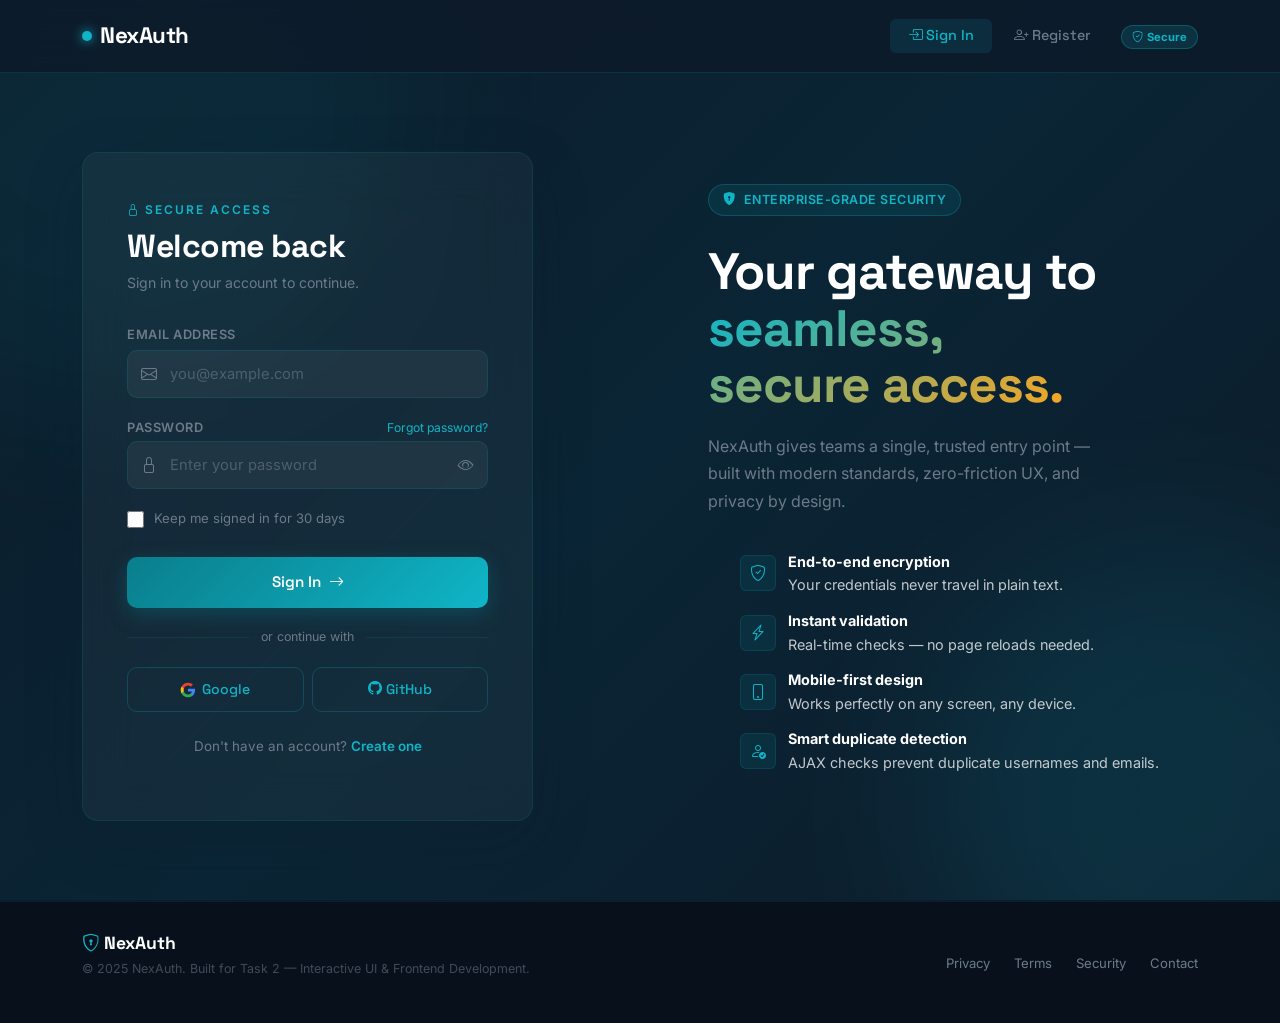
<file: index.html>
<!DOCTYPE html>
<html lang="en">
<head>
  <meta charset="UTF-8" />
  <meta name="viewport" content="width=device-width, initial-scale=1.0"/>
  <title>NexAuth – Secure Access Portal</title>

  <!-- Bootstrap 5 -->
  <link href="https://cdn.jsdelivr.net/npm/bootstrap@5.3.2/dist/css/bootstrap.min.css" rel="stylesheet"/>
  <!-- Bootstrap Icons -->
  <link href="https://cdn.jsdelivr.net/npm/bootstrap-icons@1.11.3/font/bootstrap-icons.css" rel="stylesheet"/>
  <!-- Google Fonts -->
  <link href="https://fonts.googleapis.com/css2?family=Space+Grotesk:wght@300;400;500;600;700&family=Inter:wght@300;400;500;600&display=swap" rel="stylesheet"/>

  <style>
    /* ─── Design Tokens ─────────────────────────────────── */
    :root {
      --brand-dark:   #0D1B2A;
      --brand-teal:   #0A7E8C;
      --brand-teal2:  #0FB5C7;
      --brand-accent: #F5A623;
      --brand-light:  #E8F4F6;
      --brand-white:  #FFFFFF;
      --brand-muted:  #6C7A89;
      --brand-error:  #E53935;
      --brand-success:#2E7D32;
      --radius-lg:    16px;
      --radius-md:    10px;
      --radius-sm:    6px;
      --shadow-card:  0 20px 60px rgba(13,27,42,0.18);
      --shadow-btn:   0 6px 20px rgba(10,126,140,0.35);
      --transition:   0.3s cubic-bezier(0.4,0,0.2,1);
    }

    /* ─── Reset / Base ──────────────────────────────────── */
    *, *::before, *::after { box-sizing: border-box; margin: 0; padding: 0; }
    html { scroll-behavior: smooth; }

    body {
      font-family: 'Inter', sans-serif;
      background: var(--brand-dark);
      color: var(--brand-white);
      min-height: 100vh;
      overflow-x: hidden;
    }

    h1, h2, h3, h4, h5, .brand-font {
      font-family: 'Space Grotesk', sans-serif;
    }

    /* ─── Animated Background ───────────────────────────── */
    .bg-animated {
      position: fixed; inset: 0; z-index: 0; pointer-events: none;
      background: linear-gradient(135deg, #0D1B2A 0%, #0A2535 50%, #0D1B2A 100%);
      overflow: hidden;
    }
    .bg-animated::before,
    .bg-animated::after {
      content: '';
      position: absolute;
      border-radius: 50%;
      filter: blur(80px);
      opacity: 0.12;
      animation: floatOrb 12s ease-in-out infinite alternate;
    }
    .bg-animated::before {
      width: 600px; height: 600px;
      background: var(--brand-teal);
      top: -200px; left: -200px;
    }
    .bg-animated::after {
      width: 500px; height: 500px;
      background: var(--brand-teal2);
      bottom: -150px; right: -150px;
      animation-delay: -6s;
    }
    @keyframes floatOrb {
      from { transform: translate(0,0) scale(1); }
      to   { transform: translate(40px,60px) scale(1.15); }
    }

    /* ─── Navbar ────────────────────────────────────────── */
    .navbar-nexauth {
      position: sticky; top: 0; z-index: 1000;
      background: rgba(13,27,42,0.85);
      backdrop-filter: blur(16px);
      border-bottom: 1px solid rgba(10,126,140,0.25);
      padding: 14px 0;
      transition: var(--transition);
    }
    .navbar-nexauth .navbar-brand {
      font-family: 'Space Grotesk', sans-serif;
      font-weight: 700; font-size: 1.4rem;
      color: var(--brand-white) !important;
      letter-spacing: -0.5px;
      display: flex; align-items: center; gap: 8px;
    }
    .navbar-nexauth .navbar-brand .brand-dot {
      width: 10px; height: 10px; border-radius: 50%;
      background: var(--brand-teal2);
      display: inline-block;
      box-shadow: 0 0 12px var(--brand-teal2);
      animation: pulse 2s ease-in-out infinite;
    }
    @keyframes pulse {
      0%,100% { transform: scale(1); opacity: 1; }
      50%      { transform: scale(1.3); opacity: 0.7; }
    }
    .nav-tab-btn {
      border: none; background: transparent;
      color: var(--brand-muted) !important;
      font-family: 'Space Grotesk', sans-serif;
      font-weight: 500; font-size: 0.9rem;
      padding: 6px 18px;
      border-radius: var(--radius-sm);
      transition: var(--transition);
    }
    .nav-tab-btn.active, .nav-tab-btn:hover {
      color: var(--brand-white) !important;
      background: rgba(10,126,140,0.2);
    }
    .nav-tab-btn.active {
      color: var(--brand-teal2) !important;
      background: rgba(15,181,199,0.12);
    }

    /* ─── Page Layout ───────────────────────────────────── */
    .page-wrapper {
      position: relative; z-index: 1;
      min-height: calc(100vh - 72px);
      display: flex; align-items: center;
      padding: 48px 0;
    }

    /* ─── Card ──────────────────────────────────────────── */
    .auth-card {
      background: rgba(255,255,255,0.04);
      backdrop-filter: blur(24px);
      border: 1px solid rgba(10,126,140,0.2);
      border-radius: var(--radius-lg);
      box-shadow: var(--shadow-card);
      padding: 48px 44px;
      width: 100%;
      max-width: 500px;
      animation: slideUp 0.5s ease both;
    }
    @keyframes slideUp {
      from { opacity: 0; transform: translateY(30px); }
      to   { opacity: 1; transform: translateY(0); }
    }

    .auth-card .card-eyebrow {
      font-size: 0.75rem; font-weight: 600;
      letter-spacing: 2px; text-transform: uppercase;
      color: var(--brand-teal2);
      margin-bottom: 8px;
    }
    .auth-card h2 {
      font-size: 2rem; font-weight: 700;
      letter-spacing: -0.5px;
      color: var(--brand-white);
      margin-bottom: 6px;
    }
    .auth-card .card-subtitle {
      font-size: 0.88rem; color: var(--brand-muted);
      margin-bottom: 32px;
    }

    /* ─── Form Elements ─────────────────────────────────── */
    .form-group { margin-bottom: 20px; }
    .form-label {
      font-size: 0.8rem; font-weight: 600;
      letter-spacing: 0.5px; text-transform: uppercase;
      color: var(--brand-muted);
      margin-bottom: 6px;
      display: block;
    }

    .input-wrap {
      position: relative;
      display: flex; align-items: center;
    }
    .input-wrap .input-icon {
      position: absolute; left: 14px;
      color: var(--brand-muted); font-size: 1rem;
      pointer-events: none;
      transition: color var(--transition);
    }
    .input-wrap input:focus ~ .input-icon,
    .input-wrap input:not(:placeholder-shown) ~ .input-icon {
      color: var(--brand-teal2);
    }

    .form-control-nexauth {
      width: 100%;
      background: rgba(255,255,255,0.05);
      border: 1.5px solid rgba(10,126,140,0.25);
      border-radius: var(--radius-md);
      color: var(--brand-white);
      font-family: 'Inter', sans-serif;
      font-size: 0.92rem;
      padding: 12px 42px 12px 42px;
      outline: none;
      transition: var(--transition);
    }
    .form-control-nexauth::placeholder { color: rgba(108,122,137,0.6); }
    .form-control-nexauth:focus {
      border-color: var(--brand-teal2);
      background: rgba(15,181,199,0.06);
      box-shadow: 0 0 0 3px rgba(15,181,199,0.15);
    }
    .form-control-nexauth.is-invalid {
      border-color: var(--brand-error);
      box-shadow: 0 0 0 3px rgba(229,57,53,0.12);
    }
    .form-control-nexauth.is-valid {
      border-color: var(--brand-success);
      box-shadow: 0 0 0 3px rgba(46,125,50,0.12);
    }

    .toggle-pw {
      position: absolute; right: 14px;
      background: none; border: none; padding: 0;
      color: var(--brand-muted); font-size: 1rem; cursor: pointer;
      transition: color var(--transition);
    }
    .toggle-pw:hover { color: var(--brand-teal2); }

    .field-msg {
      font-size: 0.76rem; margin-top: 5px;
      display: none;
    }
    .field-msg.error  { color: var(--brand-error);   display: block; }
    .field-msg.success{ color: var(--brand-success);  display: block; }
    .field-msg.info   { color: var(--brand-teal2);   display: block; }

    /* ─── Password Strength ─────────────────────────────── */
    .pw-strength { margin-top: 8px; display: none; }
    .pw-strength.show { display: block; }
    .pw-bars { display: flex; gap: 4px; margin-bottom: 4px; }
    .pw-bar {
      flex: 1; height: 4px; border-radius: 4px;
      background: rgba(255,255,255,0.08);
      transition: background var(--transition);
    }
    .pw-bar.active-weak   { background: var(--brand-error); }
    .pw-bar.active-fair   { background: var(--brand-accent); }
    .pw-bar.active-strong { background: var(--brand-success); }
    .pw-strength-label {
      font-size: 0.72rem; color: var(--brand-muted);
    }

    /* ─── Buttons ───────────────────────────────────────── */
    .btn-nexauth {
      width: 100%;
      background: linear-gradient(135deg, var(--brand-teal), var(--brand-teal2));
      border: none; border-radius: var(--radius-md);
      color: var(--brand-white);
      font-family: 'Space Grotesk', sans-serif;
      font-weight: 600; font-size: 0.95rem;
      padding: 14px;
      cursor: pointer;
      transition: var(--transition);
      box-shadow: var(--shadow-btn);
      position: relative; overflow: hidden;
    }
    .btn-nexauth::after {
      content: '';
      position: absolute; inset: 0;
      background: rgba(255,255,255,0);
      transition: background var(--transition);
    }
    .btn-nexauth:hover { transform: translateY(-2px); box-shadow: 0 10px 28px rgba(10,126,140,0.45); }
    .btn-nexauth:hover::after { background: rgba(255,255,255,0.06); }
    .btn-nexauth:active { transform: translateY(0); }
    .btn-nexauth:disabled { opacity: 0.55; cursor: not-allowed; transform: none; }

    .btn-outline-nexauth {
      width: 100%; margin-top: 12px;
      background: transparent;
      border: 1.5px solid rgba(10,126,140,0.4);
      border-radius: var(--radius-md);
      color: var(--brand-teal2);
      font-family: 'Space Grotesk', sans-serif;
      font-weight: 500; font-size: 0.88rem;
      padding: 11px;
      cursor: pointer;
      transition: var(--transition);
    }
    .btn-outline-nexauth:hover {
      background: rgba(10,126,140,0.1);
      border-color: var(--brand-teal2);
    }

    /* ─── Divider ───────────────────────────────────────── */
    .or-divider {
      display: flex; align-items: center; gap: 12px;
      margin: 20px 0; color: var(--brand-muted); font-size: 0.78rem;
    }
    .or-divider::before, .or-divider::after {
      content: ''; flex: 1;
      height: 1px; background: rgba(10,126,140,0.18);
    }

    /* ─── Checkbox ──────────────────────────────────────── */
    .form-check-nexauth { display: flex; align-items: flex-start; gap: 10px; }
    .form-check-nexauth input[type="checkbox"] {
      width: 17px; height: 17px; margin-top: 2px; flex-shrink: 0;
      accent-color: var(--brand-teal2); cursor: pointer;
    }
    .form-check-nexauth label {
      font-size: 0.82rem; color: var(--brand-muted); cursor: pointer;
    }
    .form-check-nexauth label a { color: var(--brand-teal2); text-decoration: none; }
    .form-check-nexauth label a:hover { text-decoration: underline; }

    /* ─── Switch link ───────────────────────────────────── */
    .switch-link {
      text-align: center; margin-top: 24px;
      font-size: 0.84rem; color: var(--brand-muted);
    }
    .switch-link button {
      background: none; border: none; padding: 0;
      color: var(--brand-teal2); font-weight: 600;
      cursor: pointer; text-decoration: none;
      transition: color var(--transition);
    }
    .switch-link button:hover { color: var(--brand-white); }

    /* ─── Alert Banner ──────────────────────────────────── */
    .alert-nexauth {
      border-radius: var(--radius-md);
      padding: 12px 16px;
      font-size: 0.84rem;
      display: flex; align-items: center; gap: 10px;
      margin-bottom: 20px;
      animation: fadeIn 0.3s ease;
    }
    @keyframes fadeIn { from { opacity: 0; transform: translateY(-8px); } to { opacity: 1; transform: translateY(0); } }
    .alert-nexauth.success { background: rgba(46,125,50,0.15); border: 1px solid rgba(46,125,50,0.35); color: #81C784; }
    .alert-nexauth.error   { background: rgba(229,57,53,0.12); border: 1px solid rgba(229,57,53,0.3);  color: #EF9A9A; }
    .alert-nexauth.info    { background: rgba(15,181,199,0.1); border: 1px solid rgba(15,181,199,0.25); color: var(--brand-teal2); }

    /* ─── Right Panel ───────────────────────────────────── */
    .hero-panel {
      padding-left: 56px;
      animation: slideIn 0.6s ease 0.1s both;
    }
    @keyframes slideIn {
      from { opacity: 0; transform: translateX(20px); }
      to   { opacity: 1; transform: translateX(0); }
    }
    .hero-badge {
      display: inline-flex; align-items: center; gap: 8px;
      background: rgba(15,181,199,0.1);
      border: 1px solid rgba(15,181,199,0.25);
      border-radius: 100px; padding: 6px 14px;
      font-size: 0.78rem; font-weight: 600;
      color: var(--brand-teal2); letter-spacing: 0.5px;
      text-transform: uppercase; margin-bottom: 28px;
    }
    .hero-panel h1 {
      font-size: clamp(2rem, 4vw, 3.2rem);
      font-weight: 700; line-height: 1.1;
      letter-spacing: -1px; margin-bottom: 20px;
    }
    .hero-panel h1 span {
      background: linear-gradient(135deg, var(--brand-teal2), var(--brand-accent));
      -webkit-background-clip: text; -webkit-text-fill-color: transparent;
      background-clip: text;
    }
    .hero-panel p {
      font-size: 1rem; color: var(--brand-muted);
      line-height: 1.7; max-width: 400px; margin-bottom: 36px;
    }
    .feature-list { list-style: none; }
    .feature-list li {
      display: flex; align-items: center; gap: 12px;
      font-size: 0.9rem; color: rgba(255,255,255,0.75);
      margin-bottom: 14px;
    }
    .feature-list li .fi {
      width: 36px; height: 36px; flex-shrink: 0;
      background: rgba(10,126,140,0.15);
      border: 1px solid rgba(10,126,140,0.25);
      border-radius: var(--radius-sm);
      display: flex; align-items: center; justify-content: center;
      color: var(--brand-teal2); font-size: 1rem;
    }

    /* ─── Footer ────────────────────────────────────────── */
    footer.site-footer {
      position: relative; z-index: 1;
      background: rgba(0,0,0,0.35);
      border-top: 1px solid rgba(10,126,140,0.15);
      padding: 28px 0;
    }
    footer .footer-brand {
      font-family: 'Space Grotesk', sans-serif;
      font-weight: 700; color: var(--brand-white);
      font-size: 1.1rem;
    }
    footer .footer-links a {
      color: var(--brand-muted); font-size: 0.82rem;
      text-decoration: none; margin-left: 20px;
      transition: color var(--transition);
    }
    footer .footer-links a:hover { color: var(--brand-teal2); }
    footer .footer-copy {
      font-size: 0.78rem; color: rgba(108,122,137,0.55);
      margin-top: 10px;
    }

    /* ─── Loading Spinner ───────────────────────────────── */
    .spinner {
      display: inline-block; width: 18px; height: 18px;
      border: 2.5px solid rgba(255,255,255,0.3);
      border-top-color: #fff; border-radius: 50%;
      animation: spin 0.7s linear infinite; vertical-align: middle;
    }
    @keyframes spin { to { transform: rotate(360deg); } }

    /* ─── AJAX Status chip ──────────────────────────────── */
    .ajax-chip {
      display: inline-flex; align-items: center; gap: 5px;
      font-size: 0.72rem; font-weight: 600;
      padding: 3px 10px; border-radius: 100px;
      margin-left: 8px; vertical-align: middle;
    }
    .ajax-chip.checking { background: rgba(245,166,35,0.15); color: var(--brand-accent); }
    .ajax-chip.taken    { background: rgba(229,57,53,0.12); color: #EF9A9A; }
    .ajax-chip.free     { background: rgba(46,125,50,0.15); color: #81C784; }

    /* ─── Responsive ────────────────────────────────────── */
    @media (max-width: 991px) {
      .hero-panel { padding-left: 0; margin-top: 48px; }
    }
    @media (max-width: 576px) {
      .auth-card { padding: 32px 24px; }
    }

    /* ─── Reduced motion ────────────────────────────────── */
    @media (prefers-reduced-motion: reduce) {
      *, *::before, *::after { animation-duration: 0.01ms !important; transition-duration: 0.01ms !important; }
    }
  </style>
</head>
<body>

<div class="bg-animated"></div>

<!-- ═══ NAVBAR ═══════════════════════════════════════════ -->
<nav class="navbar navbar-nexauth navbar-expand-lg">
  <div class="container">
    <a class="navbar-brand" href="#">
      <span class="brand-dot"></span>NexAuth
    </a>
    <button class="navbar-toggler border-0 text-white" type="button"
      data-bs-toggle="collapse" data-bs-target="#navMenu" aria-label="Toggle navigation">
      <i class="bi bi-list fs-4"></i>
    </button>
    <div class="collapse navbar-collapse" id="navMenu">
      <ul class="navbar-nav ms-auto align-items-center gap-1">
        <li class="nav-item">
          <button class="nav-tab-btn active" onclick="showPanel('login')">
            <i class="bi bi-box-arrow-in-right me-1"></i>Sign In
          </button>
        </li>
        <li class="nav-item">
          <button class="nav-tab-btn" onclick="showPanel('register')">
            <i class="bi bi-person-plus me-1"></i>Register
          </button>
        </li>
        <li class="nav-item ms-2">
          <span class="badge" style="background:rgba(15,181,199,0.15);color:var(--brand-teal2);border:1px solid rgba(15,181,199,0.3);font-size:0.7rem;padding:5px 10px;border-radius:100px;">
            <i class="bi bi-shield-check me-1"></i>Secure
          </span>
        </li>
      </ul>
    </div>
  </div>
</nav>

<!-- ═══ MAIN ══════════════════════════════════════════════ -->
<main class="page-wrapper">
  <div class="container">
    <div class="row align-items-center justify-content-between">

      <!-- ── AUTH CARD ─── -->
      <div class="col-lg-5 col-md-7 mx-auto mx-lg-0">

        <!-- LOGIN PANEL -->
        <div id="loginPanel" class="auth-card">
          <p class="card-eyebrow"><i class="bi bi-lock me-1"></i>Secure Access</p>
          <h2>Welcome back</h2>
          <p class="card-subtitle">Sign in to your account to continue.</p>

          <div id="loginAlert" style="display:none;"></div>

          <div class="form-group">
            <label class="form-label" for="loginEmail">Email address</label>
            <div class="input-wrap">
              <input class="form-control-nexauth" type="email" id="loginEmail"
                     placeholder="you@example.com" autocomplete="email"/>
              <i class="bi bi-envelope input-icon"></i>
            </div>
            <span class="field-msg" id="loginEmailMsg"></span>
          </div>

          <div class="form-group">
            <div class="d-flex justify-content-between align-items-center mb-1">
              <label class="form-label mb-0" for="loginPw">Password</label>
              <a href="#" style="font-size:0.76rem;color:var(--brand-teal2);text-decoration:none;"
                 onclick="showForgot(event)">Forgot password?</a>
            </div>
            <div class="input-wrap">
              <input class="form-control-nexauth" type="password" id="loginPw"
                     placeholder="Enter your password" autocomplete="current-password"/>
              <i class="bi bi-lock input-icon"></i>
              <button class="toggle-pw" type="button" onclick="togglePw('loginPw',this)">
                <i class="bi bi-eye"></i>
              </button>
            </div>
            <span class="field-msg" id="loginPwMsg"></span>
          </div>

          <div class="form-group">
            <div class="form-check-nexauth">
              <input type="checkbox" id="rememberMe"/>
              <label for="rememberMe">Keep me signed in for 30 days</label>
            </div>
          </div>

          <button class="btn-nexauth mt-2" id="loginBtn" onclick="handleLogin()">
            Sign In <i class="bi bi-arrow-right ms-1"></i>
          </button>

          <div class="or-divider">or continue with</div>

          <div class="row g-2">
            <div class="col-6">
              <button class="btn-outline-nexauth w-100" style="margin-top:0;" onclick="socialLogin('Google')">
                <svg width="16" height="16" viewBox="0 0 24 24" style="margin-right:6px;vertical-align:middle;">
                  <path fill="#4285F4" d="M22.56 12.25c0-.78-.07-1.53-.2-2.25H12v4.26h5.92c-.26 1.37-1.04 2.53-2.21 3.31v2.77h3.57c2.08-1.92 3.28-4.74 3.28-8.09z"/>
                  <path fill="#34A853" d="M12 23c2.97 0 5.46-.98 7.28-2.66l-3.57-2.77c-.98.66-2.23 1.06-3.71 1.06-2.86 0-5.29-1.93-6.16-4.53H2.18v2.84C3.99 20.53 7.7 23 12 23z"/>
                  <path fill="#FBBC05" d="M5.84 14.09c-.22-.66-.35-1.36-.35-2.09s.13-1.43.35-2.09V7.07H2.18C1.43 8.55 1 10.22 1 12s.43 3.45 1.18 4.93l2.85-2.22.81-.62z"/>
                  <path fill="#EA4335" d="M12 5.38c1.62 0 3.06.56 4.21 1.64l3.15-3.15C17.45 2.09 14.97 1 12 1 7.7 1 3.99 3.47 2.18 7.07l3.66 2.84c.87-2.6 3.3-4.53 6.16-4.53z"/>
                </svg>Google
              </button>
            </div>
            <div class="col-6">
              <button class="btn-outline-nexauth w-100" style="margin-top:0;" onclick="socialLogin('GitHub')">
                <i class="bi bi-github me-1"></i>GitHub
              </button>
            </div>
          </div>

          <p class="switch-link">
            Don't have an account? <button onclick="showPanel('register')">Create one</button>
          </p>
        </div>

        <!-- REGISTER PANEL -->
        <div id="registerPanel" class="auth-card" style="display:none;">
          <p class="card-eyebrow"><i class="bi bi-person-plus me-1"></i>New Account</p>
          <h2>Get started</h2>
          <p class="card-subtitle">Create your account — it takes less than a minute.</p>

          <div id="registerAlert" style="display:none;"></div>

          <div class="row g-3">
            <div class="col-6">
              <div class="form-group mb-0">
                <label class="form-label" for="regFirst">First name</label>
                <div class="input-wrap">
                  <input class="form-control-nexauth" type="text" id="regFirst"
                         placeholder="Alex" autocomplete="given-name"/>
                  <i class="bi bi-person input-icon"></i>
                </div>
                <span class="field-msg" id="regFirstMsg"></span>
              </div>
            </div>
            <div class="col-6">
              <div class="form-group mb-0">
                <label class="form-label" for="regLast">Last name</label>
                <div class="input-wrap">
                  <input class="form-control-nexauth" type="text" id="regLast"
                         placeholder="Morgan" autocomplete="family-name"/>
                  <i class="bi bi-person input-icon"></i>
                </div>
                <span class="field-msg" id="regLastMsg"></span>
              </div>
            </div>
          </div>

          <div class="form-group mt-3">
            <label class="form-label" for="regUsername">
              Username
              <span id="usernameChip"></span>
            </label>
            <div class="input-wrap">
              <input class="form-control-nexauth" type="text" id="regUsername"
                     placeholder="alexmorgan" autocomplete="username"
                     oninput="checkUsername(this.value)"/>
              <i class="bi bi-at input-icon"></i>
            </div>
            <span class="field-msg" id="regUsernameMsg"></span>
          </div>

          <div class="form-group">
            <label class="form-label" for="regEmail">
              Email address
              <span id="emailChip"></span>
            </label>
            <div class="input-wrap">
              <input class="form-control-nexauth" type="email" id="regEmail"
                     placeholder="alex@example.com" autocomplete="email"
                     oninput="checkEmail(this.value)"/>
              <i class="bi bi-envelope input-icon"></i>
            </div>
            <span class="field-msg" id="regEmailMsg"></span>
          </div>

          <div class="form-group">
            <label class="form-label" for="regPw">Password</label>
            <div class="input-wrap">
              <input class="form-control-nexauth" type="password" id="regPw"
                     placeholder="Min. 8 characters" autocomplete="new-password"
                     oninput="checkPwStrength(this.value)"/>
              <i class="bi bi-lock input-icon"></i>
              <button class="toggle-pw" type="button" onclick="togglePw('regPw',this)">
                <i class="bi bi-eye"></i>
              </button>
            </div>
            <div class="pw-strength" id="pwStrength">
              <div class="pw-bars">
                <div class="pw-bar" id="bar1"></div>
                <div class="pw-bar" id="bar2"></div>
                <div class="pw-bar" id="bar3"></div>
                <div class="pw-bar" id="bar4"></div>
              </div>
              <span class="pw-strength-label" id="pwLabel">—</span>
            </div>
            <span class="field-msg" id="regPwMsg"></span>
          </div>

          <div class="form-group">
            <label class="form-label" for="regPwConfirm">Confirm password</label>
            <div class="input-wrap">
              <input class="form-control-nexauth" type="password" id="regPwConfirm"
                     placeholder="Repeat password" autocomplete="new-password"
                     oninput="checkPwMatch()"/>
              <i class="bi bi-lock-fill input-icon"></i>
              <button class="toggle-pw" type="button" onclick="togglePw('regPwConfirm',this)">
                <i class="bi bi-eye"></i>
              </button>
            </div>
            <span class="field-msg" id="regPwConfirmMsg"></span>
          </div>

          <div class="form-group">
            <div class="form-check-nexauth">
              <input type="checkbox" id="agreeTerms"/>
              <label for="agreeTerms">
                I agree to the <a href="#">Terms of Service</a> and <a href="#">Privacy Policy</a>
              </label>
            </div>
            <span class="field-msg" id="agreeMsg"></span>
          </div>

          <button class="btn-nexauth" id="registerBtn" onclick="handleRegister()">
            Create Account <i class="bi bi-arrow-right ms-1"></i>
          </button>

          <p class="switch-link">
            Already have an account? <button onclick="showPanel('login')">Sign in</button>
          </p>
        </div>

      </div><!-- /col -->

      <!-- ── HERO PANEL ─── -->
      <div class="col-lg-6 d-none d-lg-block">
        <div class="hero-panel">
          <div class="hero-badge">
            <i class="bi bi-shield-lock-fill"></i>
            Enterprise-grade security
          </div>
          <h1>
            Your gateway to<br/>
            <span>seamless,<br/>secure access.</span>
          </h1>
          <p>
            NexAuth gives teams a single, trusted entry point — built with
            modern standards, zero-friction UX, and privacy by design.
          </p>
          <ul class="feature-list">
            <li>
              <div class="fi"><i class="bi bi-shield-check"></i></div>
              <div>
                <strong style="color:#fff;display:block;margin-bottom:2px;">End-to-end encryption</strong>
                <span>Your credentials never travel in plain text.</span>
              </div>
            </li>
            <li>
              <div class="fi"><i class="bi bi-lightning-charge"></i></div>
              <div>
                <strong style="color:#fff;display:block;margin-bottom:2px;">Instant validation</strong>
                <span>Real-time checks — no page reloads needed.</span>
              </div>
            </li>
            <li>
              <div class="fi"><i class="bi bi-phone"></i></div>
              <div>
                <strong style="color:#fff;display:block;margin-bottom:2px;">Mobile-first design</strong>
                <span>Works perfectly on any screen, any device.</span>
              </div>
            </li>
            <li>
              <div class="fi"><i class="bi bi-person-check"></i></div>
              <div>
                <strong style="color:#fff;display:block;margin-bottom:2px;">Smart duplicate detection</strong>
                <span>AJAX checks prevent duplicate usernames and emails.</span>
              </div>
            </li>
          </ul>
        </div>
      </div>

    </div><!-- /row -->
  </div><!-- /container -->
</main>

<!-- ═══ FOOTER ════════════════════════════════════════════ -->
<footer class="site-footer">
  <div class="container">
    <div class="d-flex flex-wrap justify-content-between align-items-center">
      <div>
        <span class="footer-brand"><i class="bi bi-shield-lock me-1" style="color:var(--brand-teal2)"></i>NexAuth</span>
        <p class="footer-copy mt-1">© 2025 NexAuth. Built for Task 2 — Interactive UI & Frontend Development.</p>
      </div>
      <div class="footer-links mt-3 mt-md-0">
        <a href="#">Privacy</a>
        <a href="#">Terms</a>
        <a href="#">Security</a>
        <a href="#">Contact</a>
      </div>
    </div>
  </div>
</footer>

<!-- Bootstrap JS -->
<script src="https://cdn.jsdelivr.net/npm/bootstrap@5.3.2/dist/js/bootstrap.bundle.min.js"></script>

<script>
/* ─── Dummy data for AJAX simulation ─────────────────────── */
const TAKEN_USERNAMES = ['admin','alexmorgan','john_doe','test_user','nexauth','superuser'];
const TAKEN_EMAILS    = ['admin@example.com','test@test.com','user@nexauth.io','john@example.com'];

/* ─── Panel Switch ───────────────────────────────────────── */
function showPanel(panel) {
  const lp = document.getElementById('loginPanel');
  const rp = document.getElementById('registerPanel');
  document.querySelectorAll('.nav-tab-btn').forEach(b => b.classList.remove('active'));

  if (panel === 'login') {
    lp.style.display = 'block'; rp.style.display = 'none';
    lp.style.animation = 'none'; void lp.offsetWidth; lp.style.animation = 'slideUp 0.45s ease both';
    document.querySelectorAll('.nav-tab-btn')[0].classList.add('active');
  } else {
    lp.style.display = 'none'; rp.style.display = 'block';
    rp.style.animation = 'none'; void rp.offsetWidth; rp.style.animation = 'slideUp 0.45s ease both';
    document.querySelectorAll('.nav-tab-btn')[1].classList.add('active');
  }
}

/* ─── Show/Hide Password ─────────────────────────────────── */
function togglePw(inputId, btn) {
  const inp = document.getElementById(inputId);
  const icon = btn.querySelector('i');
  if (inp.type === 'password') {
    inp.type = 'text';
    icon.className = 'bi bi-eye-slash';
  } else {
    inp.type = 'password';
    icon.className = 'bi bi-eye';
  }
}

/* ─── Field helpers ──────────────────────────────────────── */
function setMsg(id, text, type) {
  const el = document.getElementById(id);
  el.textContent = text;
  el.className = 'field-msg ' + (text ? type : '');
}
function setFieldState(inputId, state) {
  const el = document.getElementById(inputId);
  el.classList.remove('is-invalid','is-valid');
  if (state) el.classList.add(state === 'ok' ? 'is-valid' : 'is-invalid');
}
function showAlert(panelId, text, type) {
  const el = document.getElementById(panelId);
  el.innerHTML = `<div class="alert-nexauth ${type}"><i class="bi bi-${type === 'success' ? 'check-circle' : type === 'error' ? 'x-circle' : 'info-circle'}"></i>${text}</div>`;
  el.style.display = 'block';
}
function hideAlert(panelId) {
  document.getElementById(panelId).style.display = 'none';
}

/* ─── Password Strength ──────────────────────────────────── */
function checkPwStrength(pw) {
  const wrap = document.getElementById('pwStrength');
  const label = document.getElementById('pwLabel');
  const bars  = [1,2,3,4].map(i => document.getElementById('bar'+i));

  if (!pw) { wrap.classList.remove('show'); return; }
  wrap.classList.add('show');

  let score = 0;
  if (pw.length >= 8)  score++;
  if (/[A-Z]/.test(pw)) score++;
  if (/[0-9]/.test(pw)) score++;
  if (/[^A-Za-z0-9]/.test(pw)) score++;

  bars.forEach((b,i) => {
    b.className = 'pw-bar';
    if (i < score) {
      b.classList.add(score <= 1 ? 'active-weak' : score <= 2 ? 'active-fair' : 'active-strong');
    }
  });
  const labels = ['','Weak','Fair','Strong','Very Strong'];
  label.textContent = labels[score] || 'Too short';
  label.style.color = score <= 1 ? 'var(--brand-error)' : score <= 2 ? 'var(--brand-accent)' : 'var(--brand-success)';
}

/* ─── Password Match ─────────────────────────────────────── */
function checkPwMatch() {
  const pw  = document.getElementById('regPw').value;
  const pw2 = document.getElementById('regPwConfirm').value;
  if (!pw2) { setMsg('regPwConfirmMsg','',''); setFieldState('regPwConfirm',''); return; }
  if (pw === pw2) {
    setMsg('regPwConfirmMsg','Passwords match ✓','success');
    setFieldState('regPwConfirm','ok');
  } else {
    setMsg('regPwConfirmMsg','Passwords do not match','error');
    setFieldState('regPwConfirm','err');
  }
}

/* ─── AJAX — Username check (simulated) ─────────────────── */
let usernameTimer = null;
function checkUsername(val) {
  clearTimeout(usernameTimer);
  const chip = document.getElementById('usernameChip');
  if (!val || val.length < 3) { chip.innerHTML = ''; return; }

  chip.innerHTML = `<span class="ajax-chip checking"><span class="spinner"></span>Checking…</span>`;

  usernameTimer = setTimeout(() => {
    const taken = TAKEN_USERNAMES.includes(val.toLowerCase());
    chip.innerHTML = taken
      ? `<span class="ajax-chip taken"><i class="bi bi-x-circle"></i>Taken</span>`
      : `<span class="ajax-chip free"><i class="bi bi-check-circle"></i>Available</span>`;
    setFieldState('regUsername', taken ? 'err' : 'ok');
    setMsg('regUsernameMsg', taken ? 'This username is already in use.' : '', taken ? 'error' : '');
  }, 700);
}

/* ─── AJAX — Email check (simulated) ────────────────────── */
let emailTimer = null;
function checkEmail(val) {
  clearTimeout(emailTimer);
  const chip = document.getElementById('emailChip');
  const emailRe = /^[^\s@]+@[^\s@]+\.[^\s@]+$/;
  if (!val || !emailRe.test(val)) { chip.innerHTML = ''; return; }

  chip.innerHTML = `<span class="ajax-chip checking"><span class="spinner"></span>Checking…</span>`;

  emailTimer = setTimeout(() => {
    const taken = TAKEN_EMAILS.includes(val.toLowerCase());
    chip.innerHTML = taken
      ? `<span class="ajax-chip taken"><i class="bi bi-x-circle"></i>Already registered</span>`
      : `<span class="ajax-chip free"><i class="bi bi-check-circle"></i>Looks good</span>`;
    setFieldState('regEmail', taken ? 'err' : 'ok');
    setMsg('regEmailMsg', taken ? 'An account with this email already exists.' : '', taken ? 'error' : '');
  }, 700);
}

/* ─── LOGIN Handler ──────────────────────────────────────── */
function handleLogin() {
  hideAlert('loginAlert');
  const email = document.getElementById('loginEmail').value.trim();
  const pw    = document.getElementById('loginPw').value;
  const emailRe = /^[^\s@]+@[^\s@]+\.[^\s@]+$/;

  let valid = true;

  if (!email) {
    setMsg('loginEmailMsg','Email address is required.','error');
    setFieldState('loginEmail','err'); valid = false;
  } else if (!emailRe.test(email)) {
    setMsg('loginEmailMsg','Enter a valid email address.','error');
    setFieldState('loginEmail','err'); valid = false;
  } else {
    setMsg('loginEmailMsg','',''); setFieldState('loginEmail','ok');
  }

  if (!pw) {
    setMsg('loginPwMsg','Password is required.','error');
    setFieldState('loginPw','err'); valid = false;
  } else if (pw.length < 6) {
    setMsg('loginPwMsg','Password must be at least 6 characters.','error');
    setFieldState('loginPw','err'); valid = false;
  } else {
    setMsg('loginPwMsg',''); setFieldState('loginPw','ok');
  }

  if (!valid) return;

  const btn = document.getElementById('loginBtn');
  btn.disabled = true;
  btn.innerHTML = '<span class="spinner"></span> Signing in…';

  setTimeout(() => {
    btn.disabled = false;
    btn.innerHTML = 'Sign In <i class="bi bi-arrow-right ms-1"></i>';
    showAlert('loginAlert','Welcome back! You have signed in successfully.','success');
    document.getElementById('loginEmail').value = '';
    document.getElementById('loginPw').value = '';
    setFieldState('loginEmail',''); setFieldState('loginPw','');
  }, 1600);
}

/* ─── REGISTER Handler ───────────────────────────────────── */
function handleRegister() {
  hideAlert('registerAlert');
  const first    = document.getElementById('regFirst').value.trim();
  const last     = document.getElementById('regLast').value.trim();
  const username = document.getElementById('regUsername').value.trim();
  const email    = document.getElementById('regEmail').value.trim();
  const pw       = document.getElementById('regPw').value;
  const pw2      = document.getElementById('regPwConfirm').value;
  const terms    = document.getElementById('agreeTerms').checked;
  const emailRe  = /^[^\s@]+@[^\s@]+\.[^\s@]+$/;

  let valid = true;

  if (!first) { setMsg('regFirstMsg','First name is required.','error'); setFieldState('regFirst','err'); valid = false; }
  else { setMsg('regFirstMsg',''); setFieldState('regFirst','ok'); }

  if (!last) { setMsg('regLastMsg','Last name is required.','error'); setFieldState('regLast','err'); valid = false; }
  else { setMsg('regLastMsg',''); setFieldState('regLast','ok'); }

  if (!username || username.length < 3) {
    setMsg('regUsernameMsg','Username must be at least 3 characters.','error');
    setFieldState('regUsername','err'); valid = false;
  } else if (TAKEN_USERNAMES.includes(username.toLowerCase())) {
    setMsg('regUsernameMsg','Username is already taken.','error');
    setFieldState('regUsername','err'); valid = false;
  } else {
    setMsg('regUsernameMsg',''); setFieldState('regUsername','ok');
  }

  if (!email || !emailRe.test(email)) {
    setMsg('regEmailMsg','Enter a valid email address.','error');
    setFieldState('regEmail','err'); valid = false;
  } else if (TAKEN_EMAILS.includes(email.toLowerCase())) {
    setMsg('regEmailMsg','Email is already registered.','error');
    setFieldState('regEmail','err'); valid = false;
  } else {
    setMsg('regEmailMsg',''); setFieldState('regEmail','ok');
  }

  if (!pw || pw.length < 8) {
    setMsg('regPwMsg','Password must be at least 8 characters.','error');
    setFieldState('regPw','err'); valid = false;
  } else {
    setMsg('regPwMsg',''); setFieldState('regPw','ok');
  }

  if (pw !== pw2) {
    setMsg('regPwConfirmMsg','Passwords do not match.','error');
    setFieldState('regPwConfirm','err'); valid = false;
  }

  if (!terms) {
    setMsg('agreeMsg','You must agree to the Terms of Service.','error'); valid = false;
  } else {
    setMsg('agreeMsg','');
  }

  if (!valid) {
    showAlert('registerAlert','Please fix the errors above before continuing.','error');
    return;
  }

  const btn = document.getElementById('registerBtn');
  btn.disabled = true;
  btn.innerHTML = '<span class="spinner"></span> Creating account…';

  setTimeout(() => {
    btn.disabled = false;
    btn.innerHTML = 'Create Account <i class="bi bi-arrow-right ms-1"></i>';
    showAlert('registerAlert',`Account created! Welcome aboard, ${first}.`,'success');
    document.getElementById('regFirst').value = '';
    document.getElementById('regLast').value = '';
    document.getElementById('regUsername').value = '';
    document.getElementById('regEmail').value = '';
    document.getElementById('regPw').value = '';
    document.getElementById('regPwConfirm').value = '';
    document.getElementById('agreeTerms').checked = false;
    document.getElementById('usernameChip').innerHTML = '';
    document.getElementById('emailChip').innerHTML = '';
    document.getElementById('pwStrength').classList.remove('show');
    ['regFirst','regLast','regUsername','regEmail','regPw','regPwConfirm'].forEach(id => setFieldState(id,''));
  }, 1800);
}

/* ─── Forgot Password ────────────────────────────────────── */
function showForgot(e) {
  e.preventDefault();
  showAlert('loginAlert','Password reset link sent! Check your inbox.','info');
}

/* ─── Social Login ───────────────────────────────────────── */
function socialLogin(provider) {
  showAlert('loginAlert',`Redirecting to ${provider}…`,'info');
}
</script>
</body>
</html>
</file>
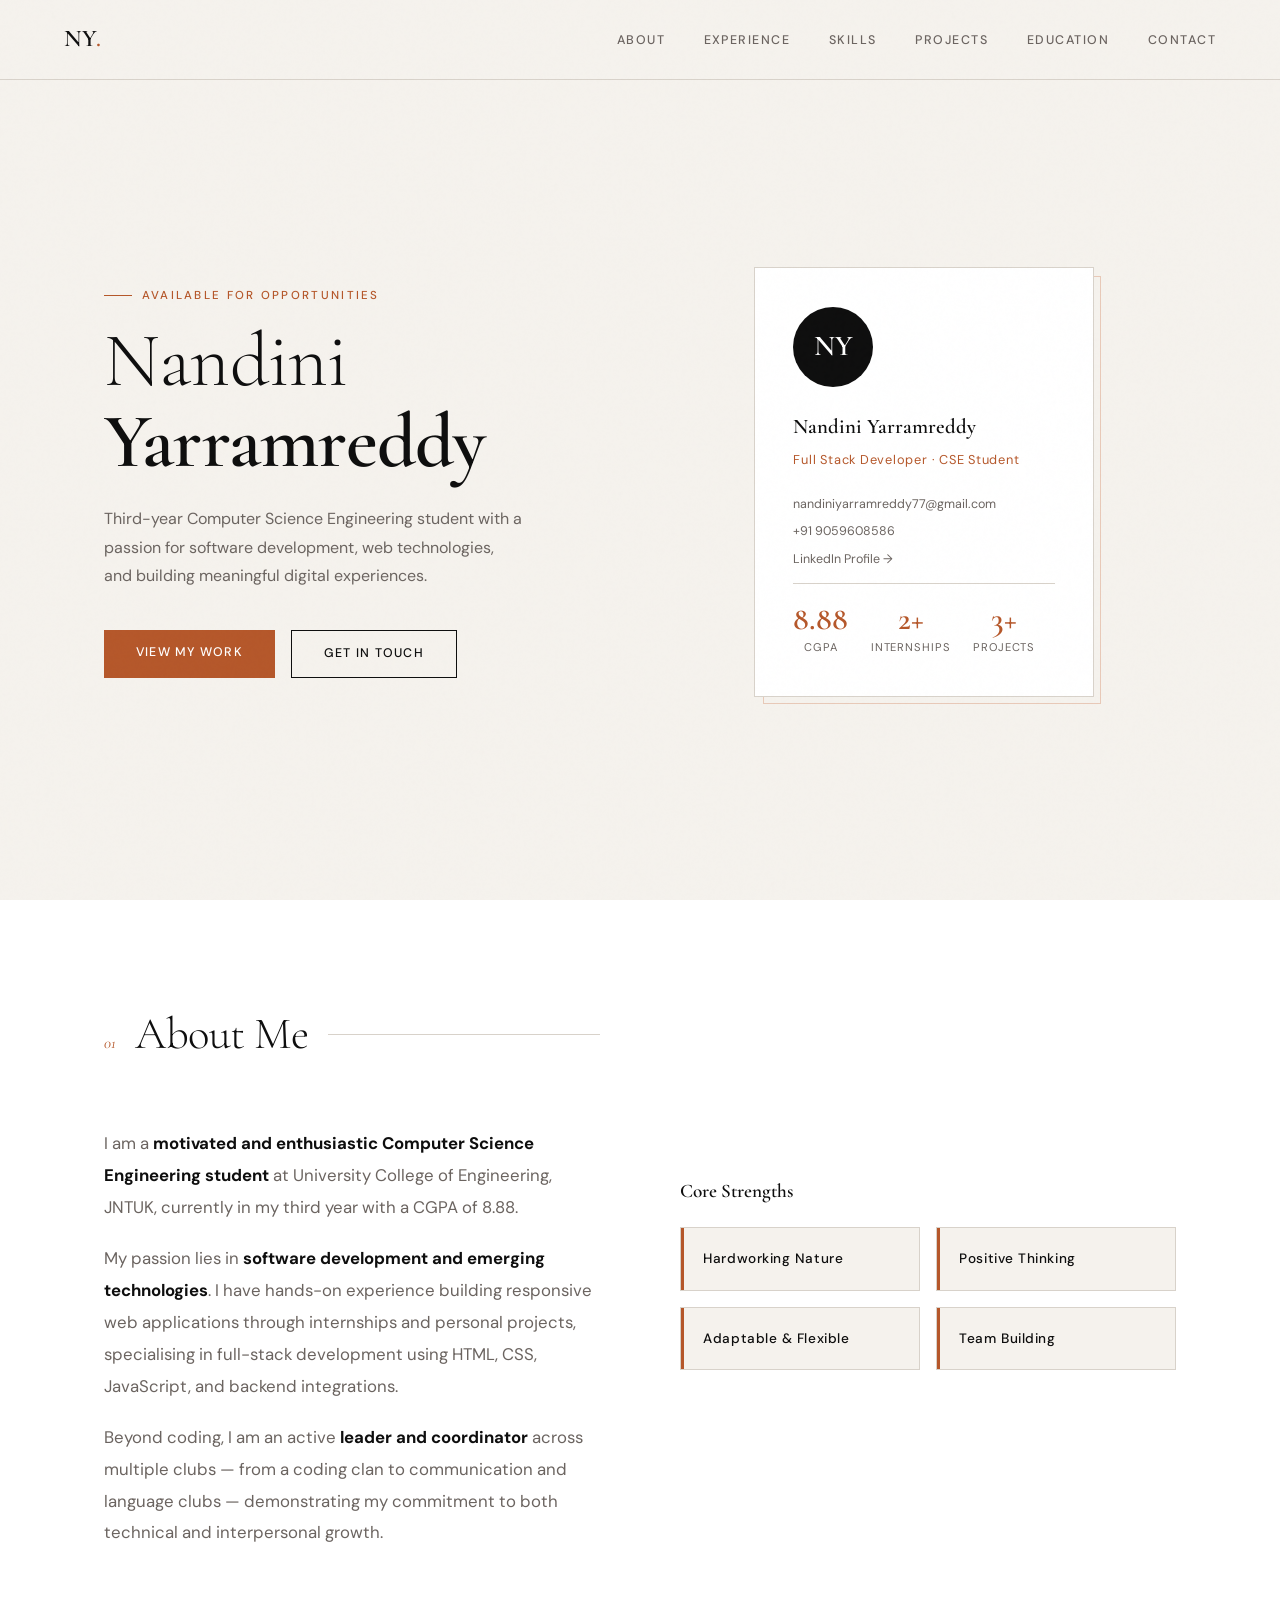
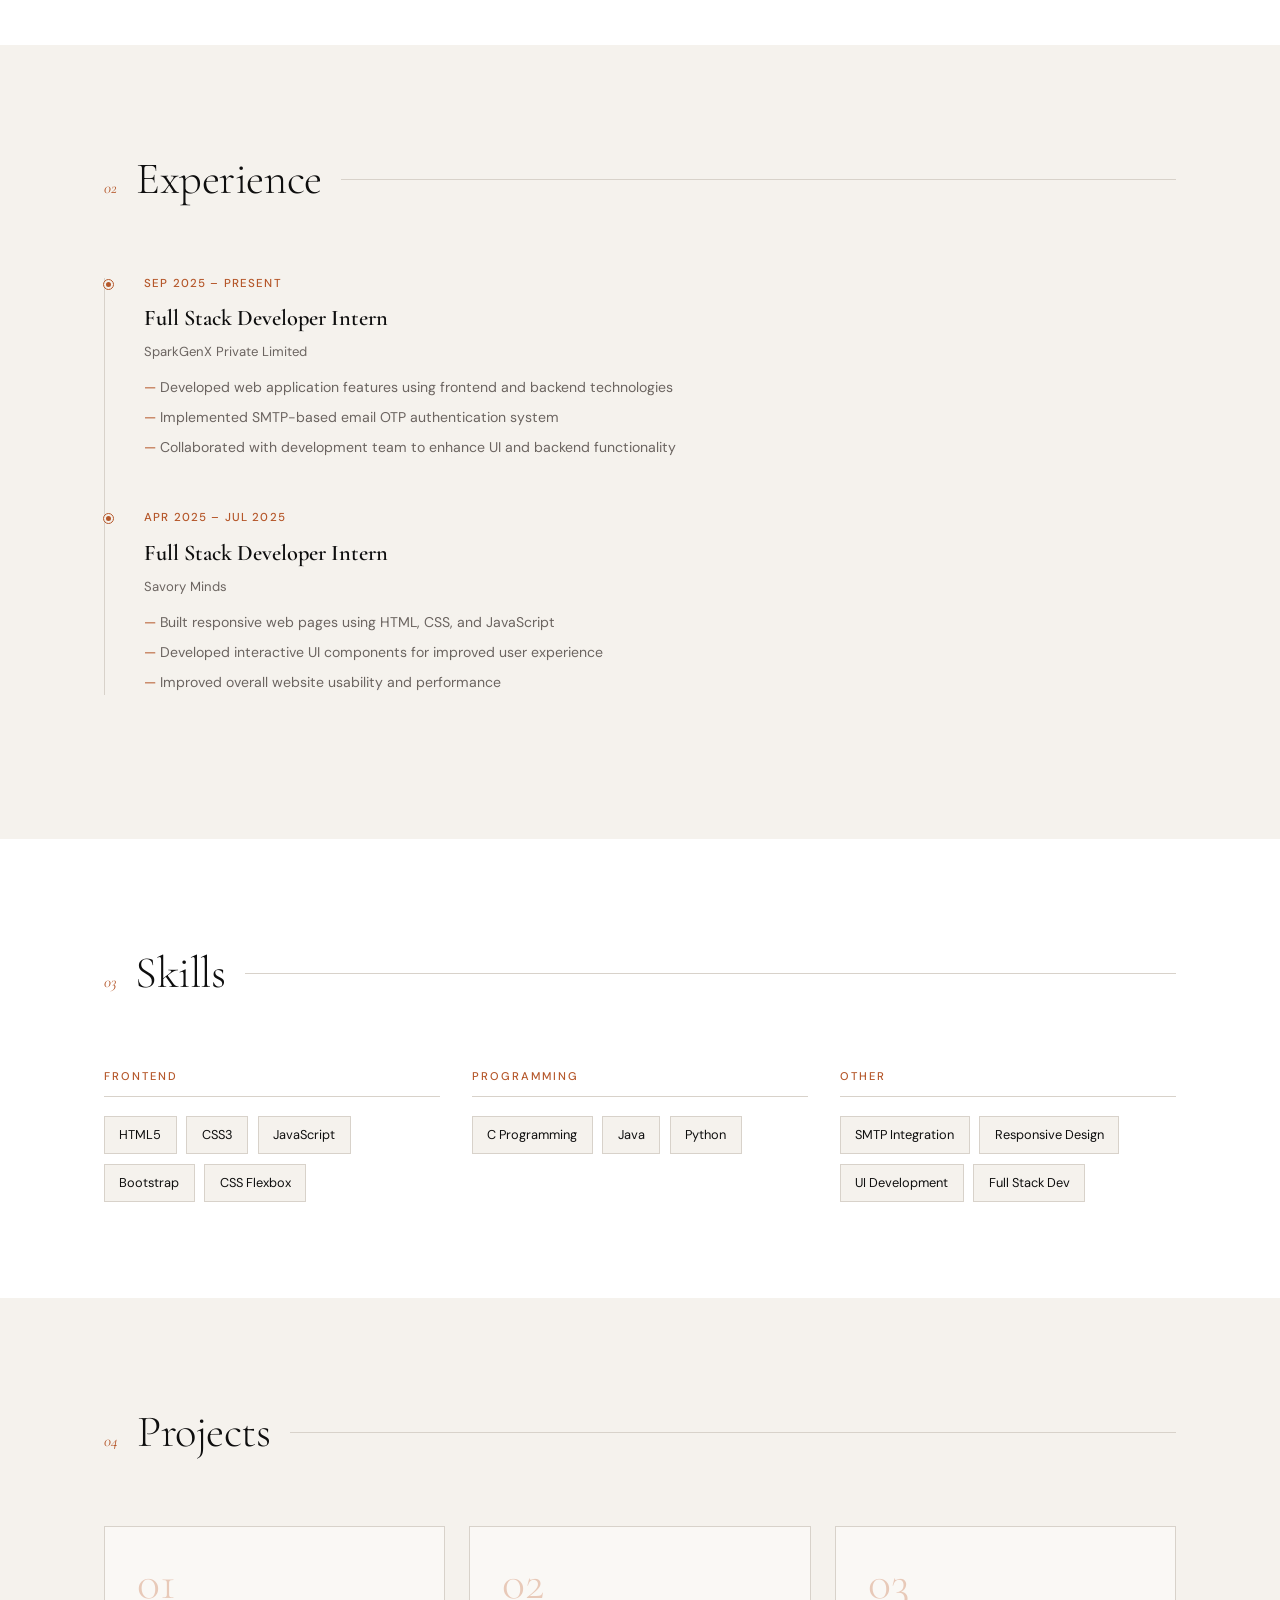
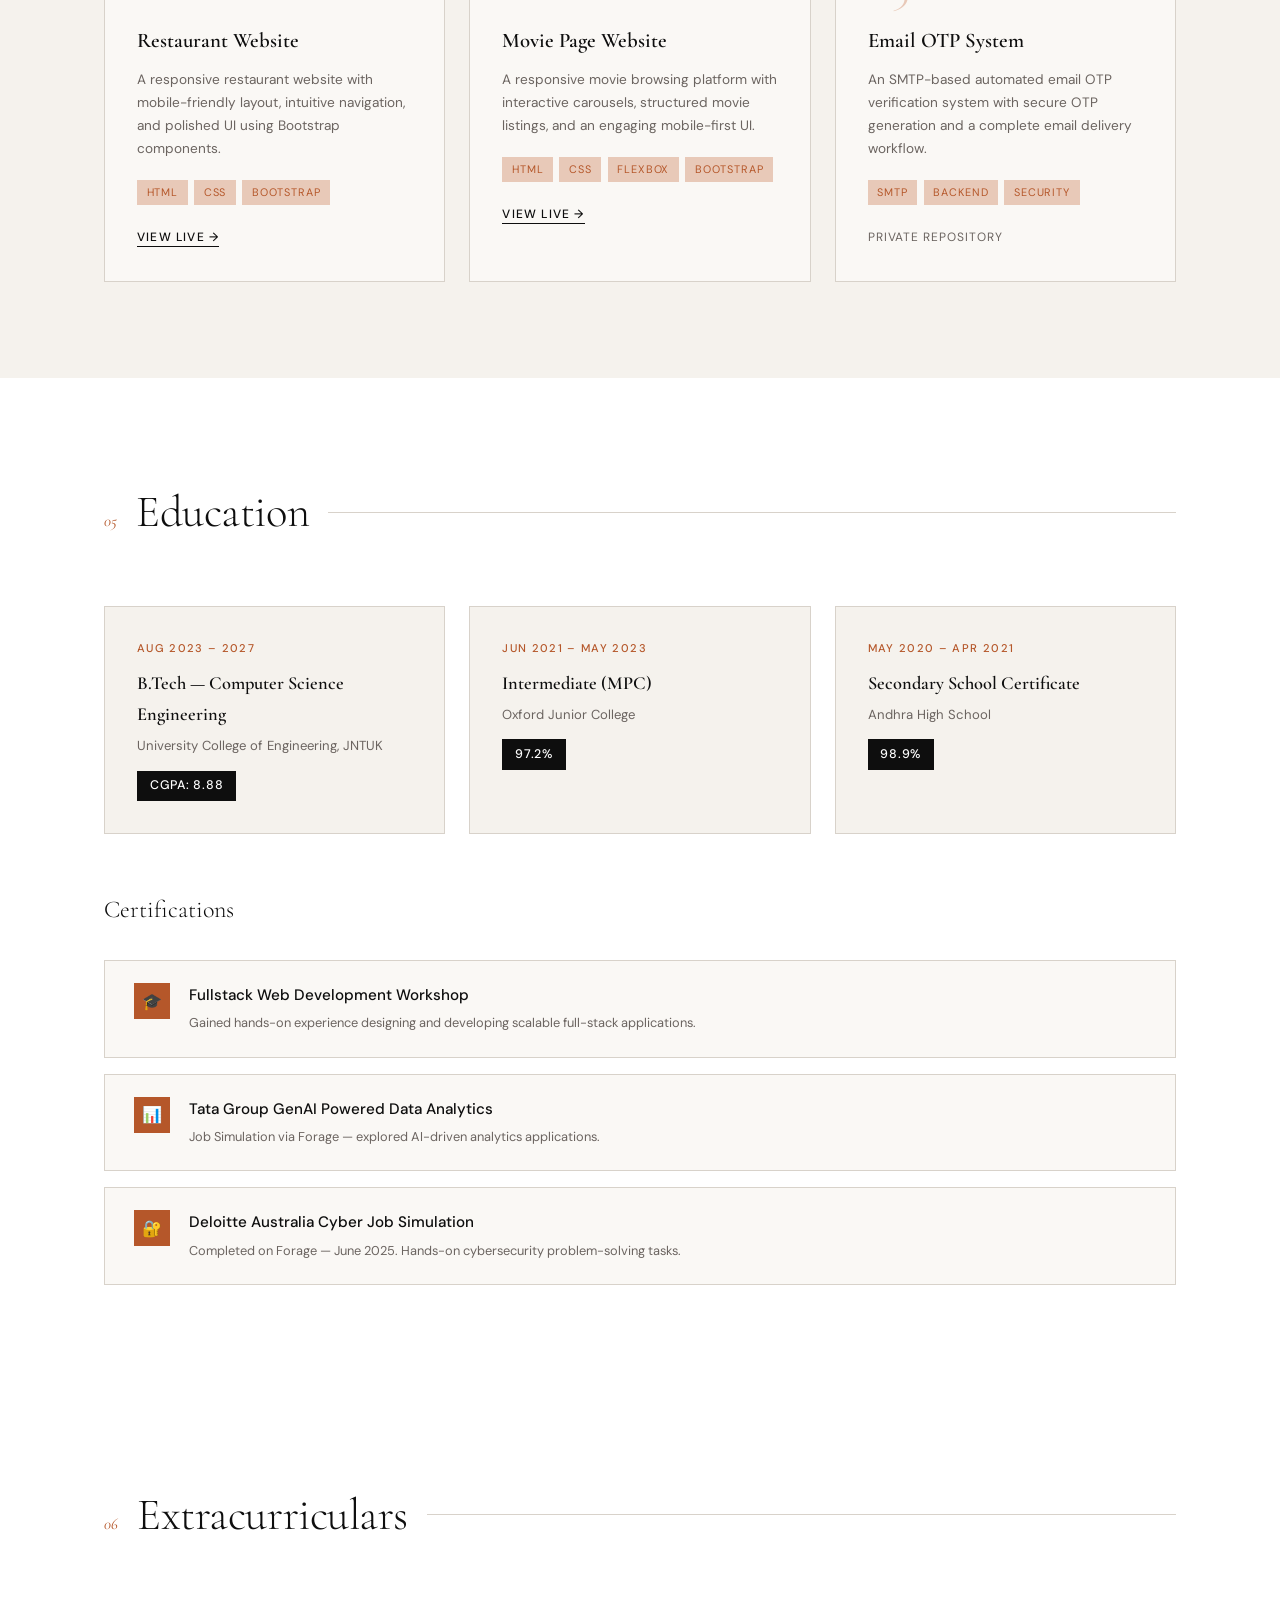
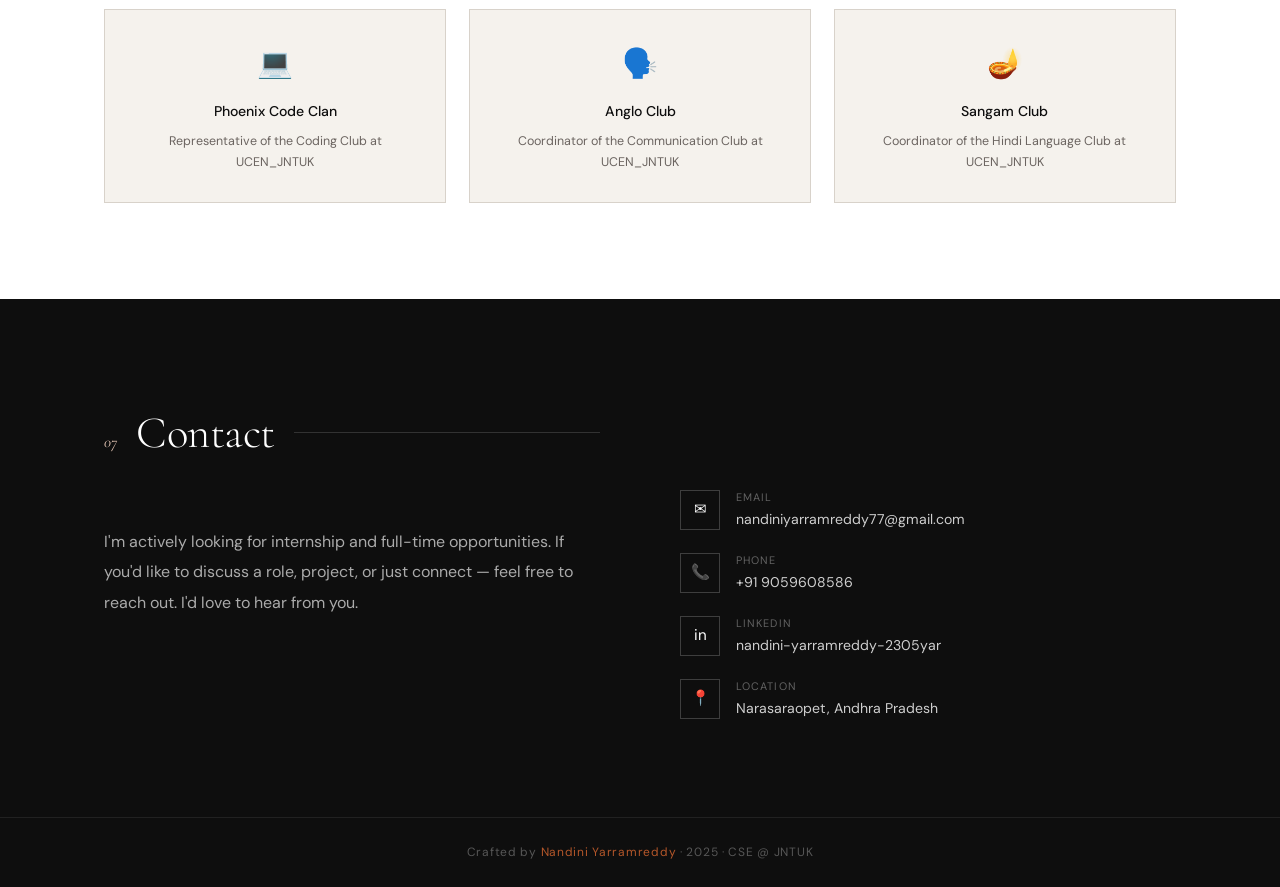
<file: portfolio/index.html>
<!DOCTYPE html>
<html lang="en">
<head>
  <meta charset="UTF-8" />
  <meta name="viewport" content="width=device-width, initial-scale=1.0"/>
  <title>Nandini Yarramreddy | Portfolio</title>
  <link href="https://fonts.googleapis.com/css2?family=Cormorant+Garamond:ital,wght@0,300;0,400;0,600;1,300&family=DM+Sans:wght@300;400;500&display=swap" rel="stylesheet"/>
  <style>
    *, *::before, *::after { margin: 0; padding: 0; box-sizing: border-box; }

    :root {
      --ink: #0e0e0e;
      --paper: #f5f2ed;
      --accent: #b5572a;
      --accent-light: #e8c9b8;
      --muted: #6b6460;
      --line: #d8d2ca;
      --white: #ffffff;
      --card-bg: #faf8f5;
    }

    html { scroll-behavior: smooth; }

    body {
      font-family: 'DM Sans', sans-serif;
      background: var(--paper);
      color: var(--ink);
      font-size: 15px;
      line-height: 1.7;
      overflow-x: hidden;
    }

    /* ── NOISE TEXTURE OVERLAY ── */
    body::before {
      content: '';
      position: fixed;
      inset: 0;
      background-image: url("data:image/svg+xml,%3Csvg viewBox='0 0 200 200' xmlns='http://www.w3.org/2000/svg'%3E%3Cfilter id='n'%3E%3CfeTurbulence type='fractalNoise' baseFrequency='0.85' numOctaves='4' stitchTiles='stitch'/%3E%3C/filter%3E%3Crect width='100%25' height='100%25' filter='url(%23n)' opacity='0.04'/%3E%3C/svg%3E");
      pointer-events: none;
      z-index: 999;
      opacity: 0.4;
    }

    /* ── NAVIGATION ── */
    nav {
      position: fixed;
      top: 0; left: 0; right: 0;
      z-index: 100;
      display: flex;
      align-items: center;
      justify-content: space-between;
      padding: 1.2rem 4rem;
      background: rgba(245,242,237,0.88);
      backdrop-filter: blur(12px);
      border-bottom: 1px solid var(--line);
    }

    .nav-logo {
      font-family: 'Cormorant Garamond', serif;
      font-size: 1.5rem;
      font-weight: 600;
      letter-spacing: 0.02em;
      color: var(--ink);
      text-decoration: none;
    }

    .nav-logo span { color: var(--accent); }

    .nav-links {
      display: flex;
      gap: 2.4rem;
      list-style: none;
    }

    .nav-links a {
      text-decoration: none;
      font-size: 0.78rem;
      letter-spacing: 0.12em;
      text-transform: uppercase;
      color: var(--muted);
      transition: color 0.2s;
      font-weight: 500;
    }

    .nav-links a:hover { color: var(--accent); }

    /* ── HERO ── */
    #hero {
      min-height: 100vh;
      display: grid;
      grid-template-columns: 1fr 1fr;
      align-items: center;
      padding: 8rem 4rem 4rem;
      gap: 4rem;
      max-width: 1200px;
      margin: 0 auto;
    }

    .hero-text { animation: fadeUp 1s ease both; }

    .hero-label {
      font-size: 0.72rem;
      letter-spacing: 0.2em;
      text-transform: uppercase;
      color: var(--accent);
      font-weight: 500;
      margin-bottom: 1rem;
      display: flex;
      align-items: center;
      gap: 0.6rem;
    }

    .hero-label::before {
      content: '';
      display: inline-block;
      width: 28px;
      height: 1px;
      background: var(--accent);
    }

    .hero-name {
      font-family: 'Cormorant Garamond', serif;
      font-size: clamp(3.2rem, 6vw, 5.5rem);
      font-weight: 300;
      line-height: 1.05;
      letter-spacing: -0.01em;
      margin-bottom: 0.3rem;
    }

    .hero-name strong {
      font-weight: 600;
      display: block;
    }

    .hero-tagline {
      font-size: 1rem;
      color: var(--muted);
      margin: 1.4rem 0 2.4rem;
      max-width: 420px;
      line-height: 1.8;
    }

    .hero-cta {
      display: flex;
      gap: 1rem;
      flex-wrap: wrap;
    }

    .btn-primary {
      background: var(--accent);
      color: var(--white);
      padding: 0.8rem 2rem;
      border: none;
      cursor: pointer;
      font-family: 'DM Sans', sans-serif;
      font-size: 0.78rem;
      letter-spacing: 0.1em;
      text-transform: uppercase;
      font-weight: 500;
      text-decoration: none;
      display: inline-block;
      transition: background 0.25s, transform 0.2s;
    }

    .btn-primary:hover { background: #9a4520; transform: translateY(-2px); }

    .btn-outline {
      background: transparent;
      color: var(--ink);
      padding: 0.8rem 2rem;
      border: 1px solid var(--ink);
      cursor: pointer;
      font-family: 'DM Sans', sans-serif;
      font-size: 0.78rem;
      letter-spacing: 0.1em;
      text-transform: uppercase;
      font-weight: 500;
      text-decoration: none;
      display: inline-block;
      transition: background 0.25s, color 0.25s, transform 0.2s;
    }

    .btn-outline:hover { background: var(--ink); color: var(--white); transform: translateY(-2px); }

    .hero-visual {
      animation: fadeUp 1s 0.3s ease both;
      display: flex;
      justify-content: center;
    }

    .hero-card {
      background: var(--white);
      border: 1px solid var(--line);
      padding: 2.4rem;
      max-width: 340px;
      width: 100%;
      position: relative;
    }

    .hero-card::before {
      content: '';
      position: absolute;
      top: 8px; left: 8px;
      right: -8px; bottom: -8px;
      border: 1px solid var(--accent-light);
      z-index: -1;
    }

    .avatar-block {
      width: 80px;
      height: 80px;
      background: var(--ink);
      border-radius: 50%;
      display: flex;
      align-items: center;
      justify-content: center;
      font-family: 'Cormorant Garamond', serif;
      font-size: 1.8rem;
      color: var(--white);
      font-weight: 600;
      margin-bottom: 1.4rem;
    }

    .hero-card h3 {
      font-family: 'Cormorant Garamond', serif;
      font-size: 1.3rem;
      font-weight: 600;
      margin-bottom: 0.3rem;
    }

    .hero-card p.role { color: var(--accent); font-size: 0.8rem; letter-spacing: 0.06em; margin-bottom: 1.4rem; }

    .stat-row {
      display: flex;
      gap: 1.4rem;
      border-top: 1px solid var(--line);
      padding-top: 1.2rem;
      margin-top: 0.8rem;
    }

    .stat { text-align: center; }

    .stat-num {
      font-family: 'Cormorant Garamond', serif;
      font-size: 2rem;
      font-weight: 600;
      color: var(--accent);
      line-height: 1;
    }

    .stat-label { font-size: 0.7rem; color: var(--muted); letter-spacing: 0.08em; text-transform: uppercase; margin-top: 0.2rem; }

    .contact-row {
      display: flex;
      flex-direction: column;
      gap: 0.4rem;
      font-size: 0.78rem;
      color: var(--muted);
      margin-top: 1rem;
    }

    .contact-row a { color: var(--muted); text-decoration: none; }
    .contact-row a:hover { color: var(--accent); }

    /* ── SECTIONS ── */
    section {
      padding: 6rem 4rem;
      max-width: 1200px;
      margin: 0 auto;
    }

    .section-header {
      display: flex;
      align-items: baseline;
      gap: 1.2rem;
      margin-bottom: 3.5rem;
    }

    .section-num {
      font-family: 'Cormorant Garamond', serif;
      font-size: 1rem;
      color: var(--accent);
      font-style: italic;
    }

    .section-title {
      font-family: 'Cormorant Garamond', serif;
      font-size: clamp(2rem, 3.5vw, 2.8rem);
      font-weight: 300;
      letter-spacing: -0.01em;
    }

    .section-line {
      flex: 1;
      height: 1px;
      background: var(--line);
      align-self: center;
    }

    /* ── ABOUT ── */
    #about {
      background: var(--white);
      max-width: 100%;
      padding: 6rem 0;
    }

    #about .inner {
      max-width: 1200px;
      margin: 0 auto;
      padding: 0 4rem;
      display: grid;
      grid-template-columns: 1fr 1fr;
      gap: 5rem;
      align-items: center;
    }

    .about-body {
      font-size: 1.05rem;
      color: var(--muted);
      line-height: 1.9;
    }

    .about-body p + p { margin-top: 1.2rem; }

    .about-body strong { color: var(--ink); }

    .strengths-grid {
      display: grid;
      grid-template-columns: 1fr 1fr;
      gap: 1rem;
    }

    .strength-item {
      padding: 1.2rem 1.4rem;
      border: 1px solid var(--line);
      background: var(--paper);
      position: relative;
      overflow: hidden;
      transition: border-color 0.2s, transform 0.2s;
    }

    .strength-item:hover { border-color: var(--accent); transform: translateY(-3px); }

    .strength-item::before {
      content: '';
      position: absolute;
      top: 0; left: 0;
      width: 3px;
      height: 100%;
      background: var(--accent);
    }

    .strength-item h4 {
      font-size: 0.85rem;
      font-weight: 500;
      letter-spacing: 0.04em;
    }

    /* ── EXPERIENCE ── */
    .timeline {
      position: relative;
      padding-left: 2.5rem;
    }

    .timeline::before {
      content: '';
      position: absolute;
      left: 0; top: 4px; bottom: 0;
      width: 1px;
      background: var(--line);
    }

    .timeline-item {
      position: relative;
      margin-bottom: 3rem;
      opacity: 0;
      transform: translateX(-20px);
      transition: opacity 0.6s ease, transform 0.6s ease;
    }

    .timeline-item.visible { opacity: 1; transform: translateX(0); }

    .timeline-item::before {
      content: '';
      position: absolute;
      left: -2.5rem;
      top: 6px;
      width: 9px; height: 9px;
      border-radius: 50%;
      background: var(--accent);
      border: 2px solid var(--paper);
      outline: 1px solid var(--accent);
    }

    .timeline-date {
      font-size: 0.72rem;
      letter-spacing: 0.1em;
      text-transform: uppercase;
      color: var(--accent);
      font-weight: 500;
      margin-bottom: 0.4rem;
    }

    .timeline-role {
      font-family: 'Cormorant Garamond', serif;
      font-size: 1.4rem;
      font-weight: 600;
      margin-bottom: 0.2rem;
    }

    .timeline-company {
      font-size: 0.82rem;
      color: var(--muted);
      margin-bottom: 0.8rem;
    }

    .timeline-points {
      list-style: none;
      display: flex;
      flex-direction: column;
      gap: 0.4rem;
    }

    .timeline-points li {
      font-size: 0.88rem;
      color: var(--muted);
      padding-left: 1rem;
      position: relative;
    }

    .timeline-points li::before {
      content: '—';
      position: absolute;
      left: 0;
      color: var(--accent);
    }

    /* ── SKILLS ── */
    #skills { background: var(--white); max-width: 100%; padding: 6rem 0; }
    #skills .inner { max-width: 1200px; margin: 0 auto; padding: 0 4rem; }

    .skills-categories {
      display: grid;
      grid-template-columns: repeat(3, 1fr);
      gap: 2rem;
    }

    .skill-category h3 {
      font-size: 0.7rem;
      letter-spacing: 0.18em;
      text-transform: uppercase;
      color: var(--accent);
      font-weight: 500;
      margin-bottom: 1.2rem;
      padding-bottom: 0.6rem;
      border-bottom: 1px solid var(--line);
    }

    .skill-tags {
      display: flex;
      flex-wrap: wrap;
      gap: 0.6rem;
    }

    .skill-tag {
      background: var(--paper);
      border: 1px solid var(--line);
      padding: 0.45rem 0.9rem;
      font-size: 0.8rem;
      font-weight: 400;
      transition: background 0.2s, border-color 0.2s, color 0.2s;
      cursor: default;
    }

    .skill-tag:hover {
      background: var(--accent);
      border-color: var(--accent);
      color: var(--white);
    }

    /* ── PROJECTS ── */
    .projects-grid {
      display: grid;
      grid-template-columns: repeat(3, 1fr);
      gap: 1.5rem;
    }

    .project-card {
      background: var(--card-bg);
      border: 1px solid var(--line);
      padding: 2rem;
      position: relative;
      transition: transform 0.25s, box-shadow 0.25s;
      opacity: 0;
      transform: translateY(20px);
      transition: opacity 0.6s ease, transform 0.6s ease, box-shadow 0.25s;
    }

    .project-card.visible {
      opacity: 1;
      transform: translateY(0);
    }

    .project-card:hover {
      transform: translateY(-6px);
      box-shadow: 0 16px 40px rgba(0,0,0,0.08);
    }

    .project-num {
      font-family: 'Cormorant Garamond', serif;
      font-size: 3rem;
      font-weight: 300;
      color: var(--accent-light);
      line-height: 1;
      margin-bottom: 1rem;
    }

    .project-card h3 {
      font-family: 'Cormorant Garamond', serif;
      font-size: 1.3rem;
      font-weight: 600;
      margin-bottom: 0.6rem;
    }

    .project-card p {
      font-size: 0.85rem;
      color: var(--muted);
      line-height: 1.7;
      margin-bottom: 1.2rem;
    }

    .project-tech {
      display: flex;
      flex-wrap: wrap;
      gap: 0.4rem;
      margin-bottom: 1.2rem;
    }

    .project-tech span {
      font-size: 0.68rem;
      letter-spacing: 0.08em;
      text-transform: uppercase;
      color: var(--accent);
      background: var(--accent-light);
      padding: 0.2rem 0.6rem;
    }

    .project-link {
      font-size: 0.75rem;
      letter-spacing: 0.1em;
      text-transform: uppercase;
      color: var(--ink);
      text-decoration: none;
      font-weight: 500;
      border-bottom: 1px solid var(--ink);
      padding-bottom: 1px;
      transition: color 0.2s, border-color 0.2s;
    }

    .project-link:hover { color: var(--accent); border-color: var(--accent); }

    /* ── EDUCATION ── */
    #education { background: var(--white); max-width: 100%; padding: 6rem 0; }
    #education .inner { max-width: 1200px; margin: 0 auto; padding: 0 4rem; }

    .edu-grid {
      display: grid;
      grid-template-columns: repeat(3, 1fr);
      gap: 1.5rem;
    }

    .edu-card {
      padding: 2rem;
      border: 1px solid var(--line);
      background: var(--paper);
      position: relative;
      overflow: hidden;
    }

    .edu-card::after {
      content: '';
      position: absolute;
      bottom: 0; left: 0;
      width: 100%; height: 3px;
      background: var(--accent);
      transform: scaleX(0);
      transform-origin: left;
      transition: transform 0.3s ease;
    }

    .edu-card:hover::after { transform: scaleX(1); }

    .edu-year {
      font-size: 0.7rem;
      letter-spacing: 0.12em;
      text-transform: uppercase;
      color: var(--accent);
      font-weight: 500;
      margin-bottom: 0.6rem;
    }

    .edu-card h3 {
      font-family: 'Cormorant Garamond', serif;
      font-size: 1.15rem;
      font-weight: 600;
      margin-bottom: 0.3rem;
    }

    .edu-card .institution {
      font-size: 0.82rem;
      color: var(--muted);
      margin-bottom: 0.8rem;
    }

    .edu-score {
      display: inline-block;
      background: var(--ink);
      color: var(--white);
      padding: 0.3rem 0.8rem;
      font-size: 0.78rem;
      font-weight: 500;
      letter-spacing: 0.06em;
    }

    /* ── CERTIFICATIONS ── */
    .cert-list {
      display: flex;
      flex-direction: column;
      gap: 1rem;
    }

    .cert-item {
      display: flex;
      align-items: flex-start;
      gap: 1.2rem;
      padding: 1.4rem 1.8rem;
      background: var(--card-bg);
      border: 1px solid var(--line);
      transition: border-color 0.2s, transform 0.2s;
    }

    .cert-item:hover { border-color: var(--accent); transform: translateX(6px); }

    .cert-icon {
      width: 36px; height: 36px;
      background: var(--accent);
      display: flex; align-items: center; justify-content: center;
      flex-shrink: 0;
      font-size: 1rem;
      color: var(--white);
    }

    .cert-item h4 { font-size: 0.95rem; font-weight: 500; margin-bottom: 0.2rem; }
    .cert-item p { font-size: 0.8rem; color: var(--muted); }

    /* ── ACTIVITIES ── */
    #activities { background: var(--white); max-width: 100%; padding: 6rem 0; }
    #activities .inner { max-width: 1200px; margin: 0 auto; padding: 0 4rem; }

    .activities-grid {
      display: grid;
      grid-template-columns: repeat(3, 1fr);
      gap: 1.4rem;
    }

    .activity-card {
      padding: 1.8rem;
      border: 1px solid var(--line);
      background: var(--paper);
      text-align: center;
      transition: transform 0.25s, background 0.25s;
    }

    .activity-card:hover { background: var(--ink); color: var(--white); transform: translateY(-4px); }
    .activity-card:hover p { color: #aaa; }

    .activity-icon { font-size: 1.8rem; margin-bottom: 0.8rem; }

    .activity-card h4 {
      font-size: 0.88rem;
      font-weight: 500;
      margin-bottom: 0.4rem;
    }

    .activity-card p { font-size: 0.78rem; color: var(--muted); }

    /* ── CONTACT ── */
    #contact {
      background: var(--ink);
      color: var(--white);
      max-width: 100%;
      padding: 6rem 0;
    }

    #contact .inner {
      max-width: 1200px;
      margin: 0 auto;
      padding: 0 4rem;
      display: grid;
      grid-template-columns: 1fr 1fr;
      gap: 5rem;
      align-items: start;
    }

    #contact .section-title { color: var(--white); }
    #contact .section-num { color: var(--accent-light); }
    #contact .section-line { background: rgba(255,255,255,0.15); }

    .contact-intro {
      font-size: 1rem;
      color: rgba(255,255,255,0.65);
      line-height: 1.9;
      margin-top: 2rem;
    }

    .contact-details {
      display: flex;
      flex-direction: column;
      gap: 1.2rem;
      margin-top: 2.5rem;
    }

    .contact-detail {
      display: flex;
      align-items: center;
      gap: 1rem;
    }

    .contact-detail-icon {
      width: 40px; height: 40px;
      border: 1px solid rgba(255,255,255,0.2);
      display: flex; align-items: center; justify-content: center;
      font-size: 0.95rem;
      flex-shrink: 0;
    }

    .contact-detail-text a,
    .contact-detail-text span {
      font-size: 0.88rem;
      color: rgba(255,255,255,0.8);
      text-decoration: none;
      display: block;
    }

    .contact-detail-text a:hover { color: var(--accent-light); }

    .contact-detail-label {
      font-size: 0.68rem;
      letter-spacing: 0.1em;
      text-transform: uppercase;
      color: rgba(255,255,255,0.35);
      margin-bottom: 0.1rem;
    }

    /* ── FOOTER ── */
    footer {
      background: var(--ink);
      color: rgba(255,255,255,0.3);
      text-align: center;
      padding: 1.5rem;
      font-size: 0.75rem;
      letter-spacing: 0.06em;
      border-top: 1px solid rgba(255,255,255,0.08);
    }

    footer span { color: var(--accent); }

    /* ── ANIMATIONS ── */
    @keyframes fadeUp {
      from { opacity: 0; transform: translateY(30px); }
      to { opacity: 1; transform: translateY(0); }
    }

    /* ── RESPONSIVE ── */
    @media (max-width: 900px) {
      nav { padding: 1rem 2rem; }
      .nav-links { gap: 1.4rem; }
      #hero { grid-template-columns: 1fr; padding: 7rem 2rem 3rem; gap: 3rem; }
      .hero-visual { display: none; }
      section { padding: 4rem 2rem; }
      #about .inner, #contact .inner { grid-template-columns: 1fr; gap: 2.5rem; padding: 0 2rem; }
      .skills-categories, .projects-grid, .edu-grid, .activities-grid { grid-template-columns: 1fr; }
      #skills .inner, #education .inner, #activities .inner { padding: 0 2rem; }
      .strengths-grid { grid-template-columns: 1fr; }
    }

    @media (max-width: 600px) {
      .nav-links { display: none; }
    }
  </style>
</head>
<body>

<!-- NAVIGATION -->
<nav>
  <a class="nav-logo" href="#hero">NY<span>.</span></a>
  <ul class="nav-links">
    <li><a href="#about">About</a></li>
    <li><a href="#experience">Experience</a></li>
    <li><a href="#skills">Skills</a></li>
    <li><a href="#projects">Projects</a></li>
    <li><a href="#education">Education</a></li>
    <li><a href="#contact">Contact</a></li>
  </ul>
</nav>

<!-- HERO -->
<div id="hero">
  <div class="hero-text">
    <div class="hero-label">Available for Opportunities</div>
    <h1 class="hero-name">
      Nandini
      <strong>Yarramreddy</strong>
    </h1>
    <p class="hero-tagline">
      Third-year Computer Science Engineering student with a passion for software development, web technologies, and building meaningful digital experiences.
    </p>
    <div class="hero-cta">
      <a href="#projects" class="btn-primary">View My Work</a>
      <a href="#contact" class="btn-outline">Get In Touch</a>
    </div>
  </div>

  <div class="hero-visual">
    <div class="hero-card">
      <div class="avatar-block">NY</div>
      <h3>Nandini Yarramreddy</h3>
      <p class="role">Full Stack Developer · CSE Student</p>
      <div class="contact-row">
        <a href="mailto:nandiniyarramreddy77@gmail.com">nandiniyarramreddy77@gmail.com</a>
        <span>+91 9059608586</span>
        <a href="https://www.linkedin.com/in/nandini-yarramreddy-2305yar" target="_blank">LinkedIn Profile →</a>
      </div>
      <div class="stat-row">
        <div class="stat">
          <div class="stat-num">8.88</div>
          <div class="stat-label">CGPA</div>
        </div>
        <div class="stat">
          <div class="stat-num">2+</div>
          <div class="stat-label">Internships</div>
        </div>
        <div class="stat">
          <div class="stat-num">3+</div>
          <div class="stat-label">Projects</div>
        </div>
      </div>
    </div>
  </div>
</div>

<!-- ABOUT -->
<div id="about">
  <div class="inner">
    <div>
      <div class="section-header">
        <span class="section-num">01</span>
        <h2 class="section-title">About Me</h2>
        <div class="section-line"></div>
      </div>
      <div class="about-body">
        <p>I am a <strong>motivated and enthusiastic Computer Science Engineering student</strong> at University College of Engineering, JNTUK, currently in my third year with a CGPA of 8.88.</p>
        <p>My passion lies in <strong>software development and emerging technologies</strong>. I have hands-on experience building responsive web applications through internships and personal projects, specialising in full-stack development using HTML, CSS, JavaScript, and backend integrations.</p>
        <p>Beyond coding, I am an active <strong>leader and coordinator</strong> across multiple clubs — from a coding clan to communication and language clubs — demonstrating my commitment to both technical and interpersonal growth.</p>
      </div>
    </div>
    <div>
      <h3 style="font-family:'Cormorant Garamond',serif;font-size:1.2rem;margin-bottom:1.2rem;font-weight:600;">Core Strengths</h3>
      <div class="strengths-grid">
        <div class="strength-item"><h4>Hardworking Nature</h4></div>
        <div class="strength-item"><h4>Positive Thinking</h4></div>
        <div class="strength-item"><h4>Adaptable & Flexible</h4></div>
        <div class="strength-item"><h4>Team Building</h4></div>
      </div>
    </div>
  </div>
</div>

<!-- EXPERIENCE -->
<section id="experience">
  <div class="section-header">
    <span class="section-num">02</span>
    <h2 class="section-title">Experience</h2>
    <div class="section-line"></div>
  </div>
  <div class="timeline">

    <div class="timeline-item">
      <div class="timeline-date">Sep 2025 – Present</div>
      <div class="timeline-role">Full Stack Developer Intern</div>
      <div class="timeline-company">SparkGenX Private Limited</div>
      <ul class="timeline-points">
        <li>Developed web application features using frontend and backend technologies</li>
        <li>Implemented SMTP-based email OTP authentication system</li>
        <li>Collaborated with development team to enhance UI and backend functionality</li>
      </ul>
    </div>

    <div class="timeline-item">
      <div class="timeline-date">Apr 2025 – Jul 2025</div>
      <div class="timeline-role">Full Stack Developer Intern</div>
      <div class="timeline-company">Savory Minds</div>
      <ul class="timeline-points">
        <li>Built responsive web pages using HTML, CSS, and JavaScript</li>
        <li>Developed interactive UI components for improved user experience</li>
        <li>Improved overall website usability and performance</li>
      </ul>
    </div>

  </div>
</section>

<!-- SKILLS -->
<div id="skills">
  <div class="inner">
    <div class="section-header">
      <span class="section-num">03</span>
      <h2 class="section-title">Skills</h2>
      <div class="section-line"></div>
    </div>
    <div class="skills-categories">
      <div class="skill-category">
        <h3>Frontend</h3>
        <div class="skill-tags">
          <span class="skill-tag">HTML5</span>
          <span class="skill-tag">CSS3</span>
          <span class="skill-tag">JavaScript</span>
          <span class="skill-tag">Bootstrap</span>
          <span class="skill-tag">CSS Flexbox</span>
        </div>
      </div>
      <div class="skill-category">
        <h3>Programming</h3>
        <div class="skill-tags">
          <span class="skill-tag">C Programming</span>
          <span class="skill-tag">Java</span>
          <span class="skill-tag">Python</span>
        </div>
      </div>
      <div class="skill-category">
        <h3>Other</h3>
        <div class="skill-tags">
          <span class="skill-tag">SMTP Integration</span>
          <span class="skill-tag">Responsive Design</span>
          <span class="skill-tag">UI Development</span>
          <span class="skill-tag">Full Stack Dev</span>
        </div>
      </div>
    </div>
  </div>
</div>

<!-- PROJECTS -->
<section id="projects">
  <div class="section-header">
    <span class="section-num">04</span>
    <h2 class="section-title">Projects</h2>
    <div class="section-line"></div>
  </div>
  <div class="projects-grid">

    <div class="project-card">
      <div class="project-num">01</div>
      <h3>Restaurant Website</h3>
      <p>A responsive restaurant website with mobile-friendly layout, intuitive navigation, and polished UI using Bootstrap components.</p>
      <div class="project-tech">
        <span>HTML</span><span>CSS</span><span>Bootstrap</span>
      </div>
      <a class="project-link" href="https://vizagrestaurant.ccbp.tech/" target="_blank">View Live →</a>
    </div>

    <div class="project-card">
      <div class="project-num">02</div>
      <h3>Movie Page Website</h3>
      <p>A responsive movie browsing platform with interactive carousels, structured movie listings, and an engaging mobile-first UI.</p>
      <div class="project-tech">
        <span>HTML</span><span>CSS</span><span>Flexbox</span><span>Bootstrap</span>
      </div>
      <a class="project-link" href="https://moviepagedeep.ccbp.tech/" target="_blank">View Live →</a>
    </div>

    <div class="project-card">
      <div class="project-num">03</div>
      <h3>Email OTP System</h3>
      <p>An SMTP-based automated email OTP verification system with secure OTP generation and a complete email delivery workflow.</p>
      <div class="project-tech">
        <span>SMTP</span><span>Backend</span><span>Security</span>
      </div>
      <span style="font-size:0.75rem;color:var(--muted);letter-spacing:0.08em;text-transform:uppercase;">Private Repository</span>
    </div>

  </div>
</section>

<!-- EDUCATION -->
<div id="education">
  <div class="inner">
    <div class="section-header">
      <span class="section-num">05</span>
      <h2 class="section-title">Education</h2>
      <div class="section-line"></div>
    </div>
    <div class="edu-grid">
      <div class="edu-card">
        <div class="edu-year">Aug 2023 – 2027</div>
        <h3>B.Tech — Computer Science Engineering</h3>
        <div class="institution">University College of Engineering, JNTUK</div>
        <span class="edu-score">CGPA: 8.88</span>
      </div>
      <div class="edu-card">
        <div class="edu-year">Jun 2021 – May 2023</div>
        <h3>Intermediate (MPC)</h3>
        <div class="institution">Oxford Junior College</div>
        <span class="edu-score">97.2%</span>
      </div>
      <div class="edu-card">
        <div class="edu-year">May 2020 – Apr 2021</div>
        <h3>Secondary School Certificate</h3>
        <div class="institution">Andhra High School</div>
        <span class="edu-score">98.9%</span>
      </div>
    </div>

    <!-- Certifications below education -->
    <div style="margin-top:3.5rem;">
      <h3 style="font-family:'Cormorant Garamond',serif;font-size:1.5rem;font-weight:300;margin-bottom:1.8rem;">Certifications</h3>
      <div class="cert-list">
        <div class="cert-item">
          <div class="cert-icon">🎓</div>
          <div>
            <h4>Fullstack Web Development Workshop</h4>
            <p>Gained hands-on experience designing and developing scalable full-stack applications.</p>
          </div>
        </div>
        <div class="cert-item">
          <div class="cert-icon">📊</div>
          <div>
            <h4>Tata Group GenAI Powered Data Analytics</h4>
            <p>Job Simulation via Forage — explored AI-driven analytics applications.</p>
          </div>
        </div>
        <div class="cert-item">
          <div class="cert-icon">🔐</div>
          <div>
            <h4>Deloitte Australia Cyber Job Simulation</h4>
            <p>Completed on Forage — June 2025. Hands-on cybersecurity problem-solving tasks.</p>
          </div>
        </div>
      </div>
    </div>
  </div>
</div>

<!-- ACTIVITIES -->
<div id="activities">
  <div class="inner">
    <div class="section-header">
      <span class="section-num">06</span>
      <h2 class="section-title">Extracurriculars</h2>
      <div class="section-line"></div>
    </div>
    <div class="activities-grid">
      <div class="activity-card">
        <div class="activity-icon">💻</div>
        <h4>Phoenix Code Clan</h4>
        <p>Representative of the Coding Club at UCEN_JNTUK</p>
      </div>
      <div class="activity-card">
        <div class="activity-icon">🗣️</div>
        <h4>Anglo Club</h4>
        <p>Coordinator of the Communication Club at UCEN_JNTUK</p>
      </div>
      <div class="activity-card">
        <div class="activity-icon">🪔</div>
        <h4>Sangam Club</h4>
        <p>Coordinator of the Hindi Language Club at UCEN_JNTUK</p>
      </div>
    </div>
  </div>
</div>

<!-- CONTACT -->
<div id="contact">
  <div class="inner">
    <div>
      <div class="section-header">
        <span class="section-num">07</span>
        <h2 class="section-title">Contact</h2>
        <div class="section-line"></div>
      </div>
      <p class="contact-intro">
        I'm actively looking for internship and full-time opportunities. If you'd like to discuss a role, project, or just connect — feel free to reach out. I'd love to hear from you.
      </p>
    </div>
    <div>
      <div class="contact-details" style="margin-top:5.8rem;">
        <div class="contact-detail">
          <div class="contact-detail-icon">✉</div>
          <div class="contact-detail-text">
            <div class="contact-detail-label">Email</div>
            <a href="mailto:nandiniyarramreddy77@gmail.com">nandiniyarramreddy77@gmail.com</a>
          </div>
        </div>
        <div class="contact-detail">
          <div class="contact-detail-icon">📞</div>
          <div class="contact-detail-text">
            <div class="contact-detail-label">Phone</div>
            <span>+91 9059608586</span>
          </div>
        </div>
        <div class="contact-detail">
          <div class="contact-detail-icon">in</div>
          <div class="contact-detail-text">
            <div class="contact-detail-label">LinkedIn</div>
            <a href="https://www.linkedin.com/in/nandini-yarramreddy-2305yar" target="_blank">nandini-yarramreddy-2305yar</a>
          </div>
        </div>
        <div class="contact-detail">
          <div class="contact-detail-icon">📍</div>
          <div class="contact-detail-text">
            <div class="contact-detail-label">Location</div>
            <span>Narasaraopet, Andhra Pradesh</span>
          </div>
        </div>
      </div>
    </div>
  </div>
</div>

<footer>
  Crafted by <span>Nandini Yarramreddy</span> · 2025 · CSE @ JNTUK
</footer>

<script>
  // Scroll reveal for timeline items and project cards
  const observer = new IntersectionObserver((entries) => {
    entries.forEach(entry => {
      if (entry.isIntersecting) {
        entry.target.classList.add('visible');
      }
    });
  }, { threshold: 0.15 });

  document.querySelectorAll('.timeline-item, .project-card').forEach(el => {
    observer.observe(el);
  });

  // Staggered delay for project cards
  document.querySelectorAll('.project-card').forEach((card, i) => {
    card.style.transitionDelay = `${i * 0.12}s`;
  });

  // Staggered delay for timeline items
  document.querySelectorAll('.timeline-item').forEach((item, i) => {
    item.style.transitionDelay = `${i * 0.15}s`;
  });

  // Active nav link on scroll
  const sections = document.querySelectorAll('section, [id]');
  const navLinks = document.querySelectorAll('.nav-links a');

  window.addEventListener('scroll', () => {
    let current = '';
    document.querySelectorAll('#hero, #about, #experience, #skills, #projects, #education, #activities, #contact').forEach(sec => {
      if (window.scrollY >= sec.offsetTop - 120) {
        current = sec.id;
      }
    });
    navLinks.forEach(link => {
      link.style.color = link.getAttribute('href') === `#${current}` ? 'var(--accent)' : '';
    });
  });
</script>

</body>
</html>
</file>
